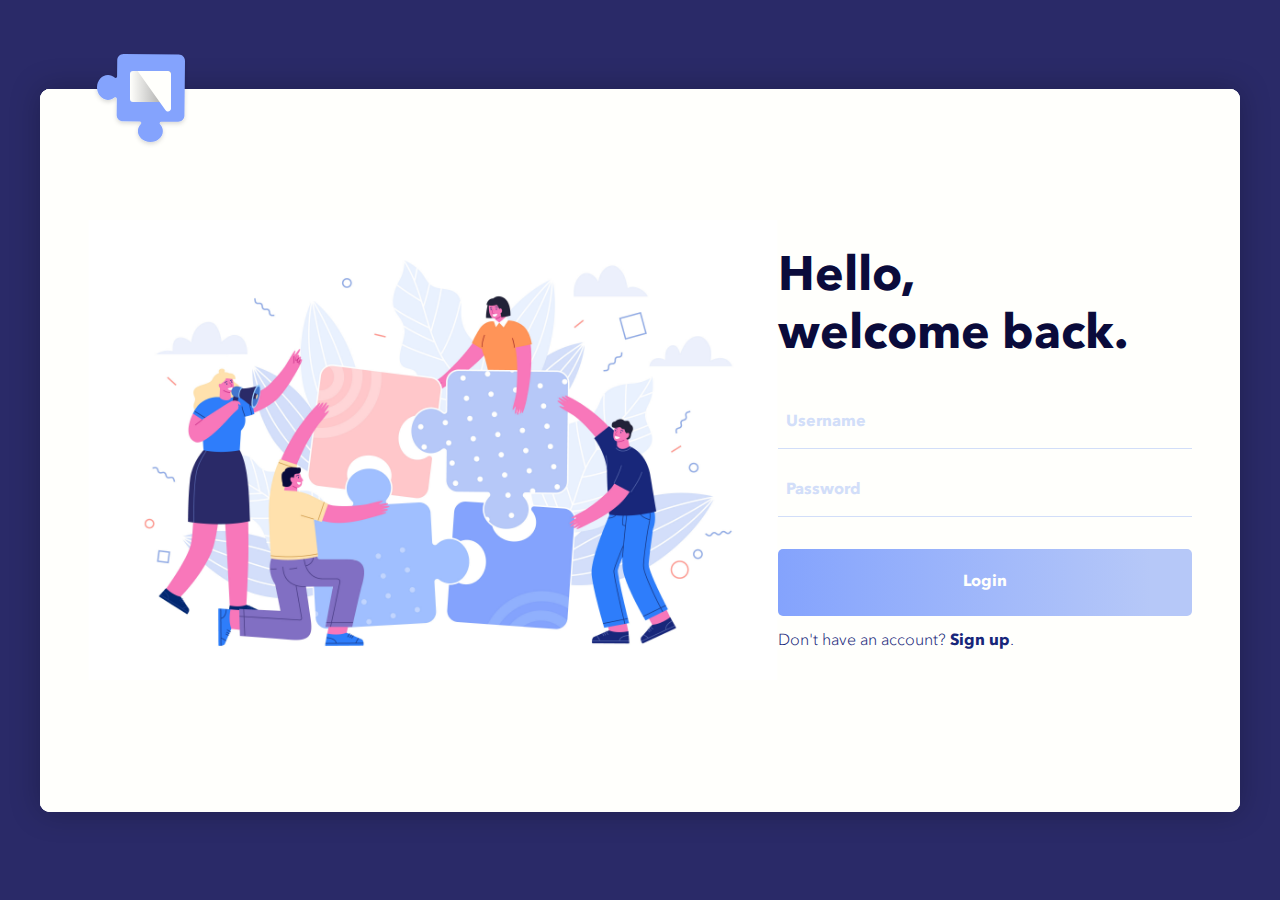
<file: Development/src/main/webapp/index.html>
<!DOCTYPE>
<html>
<head>
  <title>Chat</title>
  <script src="https://sdk.amazonaws.com/js/aws-sdk-2.357.0.min.js"></script>
  <link rel="stylesheet" href="css/style.css">
  <script src="js/aws-cred.js"></script>
</head>
<body>
<!-- A functional html code-->
<main id="main">
  <img class="logo" src="images/logo.svg" alt="Application logo">
  <div class="content signin">
    <img class="featured-image" src="images/hero-image.svg" alt="Hero Image">
    <div class="form">
      <h1 class="mb-3">Hello, <br>
        welcome back.</h1>
      <input id="username"
             data-type="username"
             type="text"
             placeholder="Username"
             required>
      <input id="password"
             data-type="password"
             type="password"
             placeholder="Password"
             required>
      <button type="button" class="button" value="Create an account" id="signin">Login</button>
      <p class="text-with-link">Don't have an account? <a href="signup.html">Sign up</a>.</p>
    </div>
  </div>
  <nav class="chat-toggle">
    <ul class="chat-toggle-menu">
      <li>
        <a id="userChat" href="userChat" class="chat-toggle-link user">Users</a>
      </li>
      <li>
        <a id="groupChat" href="userGroup" class="chat-toggle-link group">Groups</a>
      </li>
    </ul>
  </nav>
  <div class="update-links">
    <button id="update" class="edit-link user">Profile</button> |
    <button id="groups" class="edit-link group">Groups</button>
  </div>
  <div class="update">
    <div class="update-inner">
      <h2>Update your profile</h2>
      <form id="updateUser" class="form form--signup">
        <input disabled id="updateUsername"
               data-type="username"
               type="text"
               placeholder="Username"
               required>
        <input id="updatePassword"
               data-type="password"
               type="password"
               placeholder="Password"
               required>
        <input id="first"
               data-type="first_name"
               type="text"
               placeholder="First Name"
               required>
        <input id="last"
               data-type="last_name"
               type="text"
               placeholder="Last Name"
               required>
        <select name="language"
                data-type="language_preference"
                id="language">
          <option disabled selected>Choose a language</option>
          <option value="english">English</option>
          <option value="french">French</option>
          <option value="spanish">Spanish</option>
        </select>
        <button type="button" class="button button--signin" value="Create an account" id="updateBtn">Update profile</button>
        <button type="button" class="button button--delete" id="deleteUser">Delete profile</button>
      </form>
    </div>
  </div>
  <div class="groups">
    <div class="update-links">
      <button id="closeGroups" class="edit-link group">Close</button>
    </div>
    <div class="groups-inner">
      <h2>Manage Groups</h2>
      <div class="row">
        <input type="text"
               placeholder="Enter group name"
               id="groupName">
        <input type="text"
               placeholder="Enter group description"
               id="groupDescription">
        <button class="button" id="createGroup">Create Group</button>
      </div>
      <div class="row">
        <input type="text"
               placeholder="Enter group name"
               id="groupNameAddMember">
        <input type="text"
               placeholder="Enter username"
               id="member">
        <button class="button" id="addMemberClick">Add member</button>
      </div>
      <div class="row">
        <input type="text"
               placeholder="Enter group name"
               id="groupNameAddModerator">
        <input type="text"
               placeholder="Enter username"
               id="moderator">
        <button class="button" id="addModerator">Add Moderator</button>
      </div>
      <div class="row">
        <input type="text"
               placeholder="Enter group name"
               id="groupNameRemoveMember">
        <input type="text"
               placeholder="Enter username"
               id="removeMemberName">
        <button class="button" id="removeMember">Remove member</button>
      </div>
       <div class="row">
         <input type="text"
                class="form-control"
                placeholder="Parent group name"
                id="groupMergeA">
         <input type="text"
                class="form-control"
                placeholder="Child group name"
                id="groupMergeB">
         <button class="button" id="mergeGroup">Merge Group</button>
     </div>
      <div class="row">
        <input type="text"
               placeholder="Enter group name"
               id="groupNameRemoveModerator">
        <input type="text"
               placeholder="Enter username"
               id="deleteModeratorName">
        <button class="button" id="removeModerator">Delete Moderator</button>
      </div>
      <div class="row">
        <input type="text"
               placeholder="Enter group name"
               id="deleteGroupName" style="flex-basis: 67%;">
        <button class="button" id="deleteGroup">Delete Group</button>
      </div>
    </div>
  </div>
  <div class="messaging">
    <div id="recipients" class="recipients-list"></div>
    <div class="chat-window">
      <div class="chat-log" id="chat"></div>
      <form id="form">
        <label class="private-toggle">Set message to private
          <input type="checkbox" id="status" data-private="false">
          <span class="indicator"></span>
        </label>
        <input type="file" autocomplete="off" class="button button--signin button--file" id="file" placeholder="Upload a file"/>
        <input type="text" autocomplete="off" id="msg" placeholder="Type a message..."/>
        <input type="button" id="send" class="button button--submit" value="Send">
      </form>
    </div>
    <div class="thread-list">
      <button class="thread-close-btn">Close</button>
      <div id="threadChat"></div>
      <form id="formThread">
        <label class="private-toggle">Set message to private
          <input type="checkbox" id="threadStatus" data-private="false">
          <span class="indicator"></span>
        </label>
        <input type="text" autocomplete="off" id="threadMsg" placeholder="Type a message..."/>
        <input type="button" id="sendThread" class="button button--submit" value="Send">
      </form>
    </div>
  </div>
</main>

<script src="js/scripts.js"></script>
<script src="js/groups.js"></script>
<script src="js/app.js"></script>
</body>
</html>
</file>
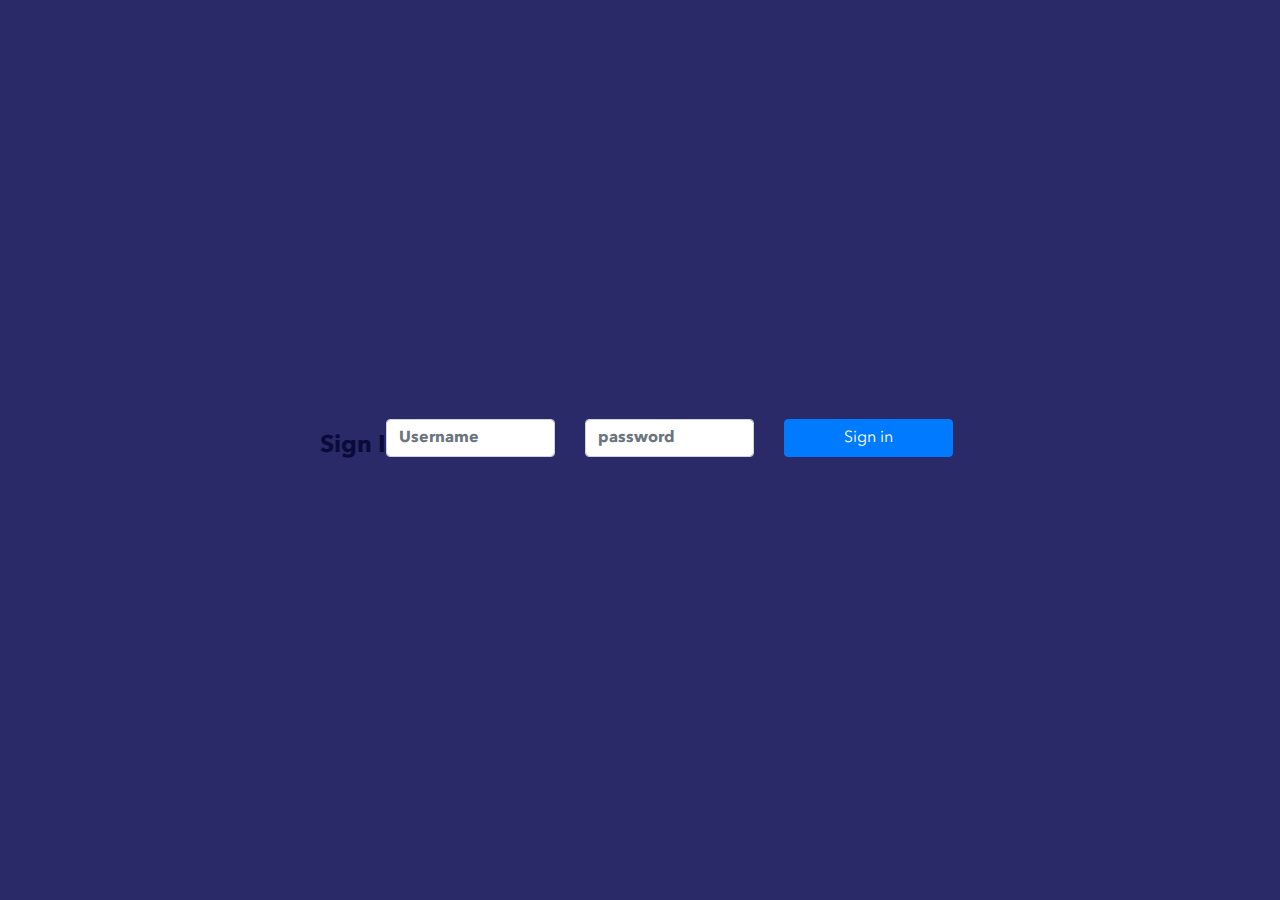
<file: Development/src/main/webapp/one-to-one.html>
<!DOCTYPE>
<html>
<head>
  <title>Chat</title>
  <link rel="stylesheet"
        href="https://stackpath.bootstrapcdn.com/bootstrap/4.5.0/css/bootstrap.min.css">
  <link rel="stylesheet" href="css/style.css">
  <script src="js/groups.js"></script>
</head>
<body>
<!-- A functional html code-->
<div class="row pl-3">
  <h4>Sign In</h4>
  <hr/>
</div>
<div class="row pr-2" id="content">
  <div class="col-md-4 mb-2">
    <input type="text" class="form-control" id="username" placeholder="Username"/>
  </div>
  <div class="col-md-4 mb-2">
    <input type="password" class="form-control" id="password" placeholder="password"/>
  </div>
  <div class="col-md-4 mb-2">
    <button type="button" class="btn btn-primary btn-block" id="connect">Sign in</button>
  </div>
</div>
<!-- <div class="row">
   <div class="chat" rows="10" cols="80" id="chat"></div>
 </div>
 <div class="row">
   <div class="col-md-8 pl-0 pb-3">
     <select class="form-control"
             name="type"
             data-type="type"
             id="type">
       <option value="broadcast">Broadcast</option>
       <option value="group">Group</option>
       <option value="user">User</option>
     </select>
   </div>
 </div>
 <div class="row">
   <div class="col-md-8 pl-0 pb-3">
     <input type="text" class="form-control" id="recipient" placeholder="Send a message to..."/>
   </div>
 </div>
 <div class="row">
   <div class="col-md-8 pl-0 pb-3">
     <input type="file" class="form-control" id="file" placeholder="Upload a file"/>
   </div>
   <div class="col-md-8 pl-0 pb-3">
     <input type="text" class="form-control" id="msg" placeholder="Message"/>
   </div>
   <div class="col-md-2">
     <button type="button" id="send" class="btn btn-primary btn-block">Send</button>
   </div>
 </div>-->
</body>
</html>
</file>
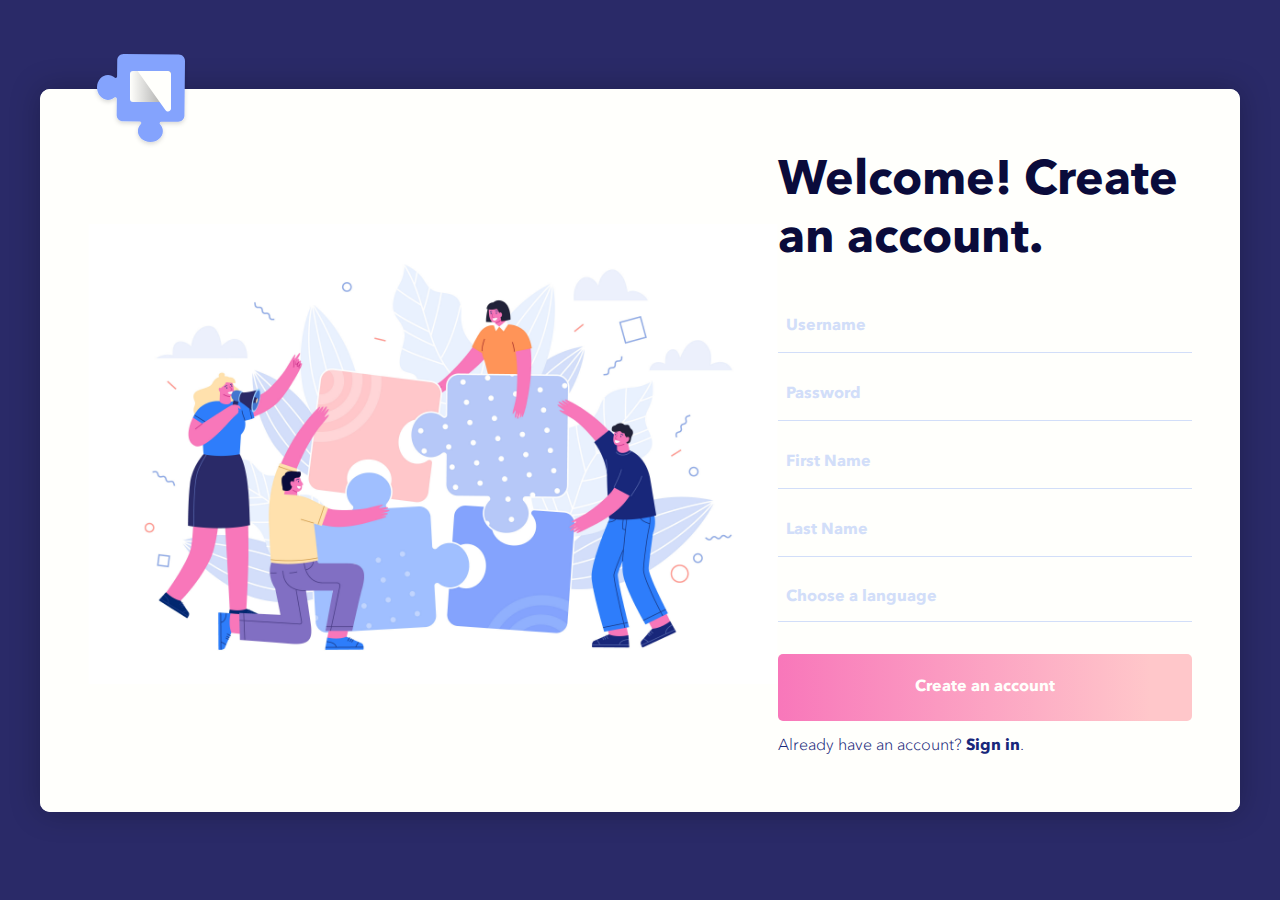
<file: Development/src/main/webapp/signup.html>
<!DOCTYPE>
<html>
<head>
  <title>Chat</title>
  <link rel="stylesheet" href="css/style.css">
</head>
<body>
  <main id="main">
    <img class="logo" src="images/logo.svg" alt="Application logo">
    <div class="content signup">
      <img src="images/hero-image.svg" alt="Hero Image">
      <div class="form form--signup">
        <h1>Welcome! Create an account.</h1>
        <input id="username"
               data-type="username"
               type="text"
               placeholder="Username"
               required>
        <input id="password"
               data-type="password"
               type="password"
               placeholder="Password"
               required>
        <input id="first"
               data-type="first_name"
               type="text"
               placeholder="First Name"
               required>
        <input id="last"
               data-type="last_name"
               type="text"
               placeholder="Last Name"
               required>
        <select name="language"
                data-type="language_preference"
                id="language">
          <option disabled selected>Choose a language</option>
          <option value="en">English</option>
          <option value="fr">French</option>
          <option value="sp">Spanish</option>
        </select>
        <button type="button" class="button button--signup" value="Create an account" id="signup">Create an account</button>
        <p class="text-with-link">Already have an account? <a href="index.html">Sign in</a>.</p>
      </div>
    </div>
  </main>
</body>

<script src="js/signup.js"></script>
</html>
</file>
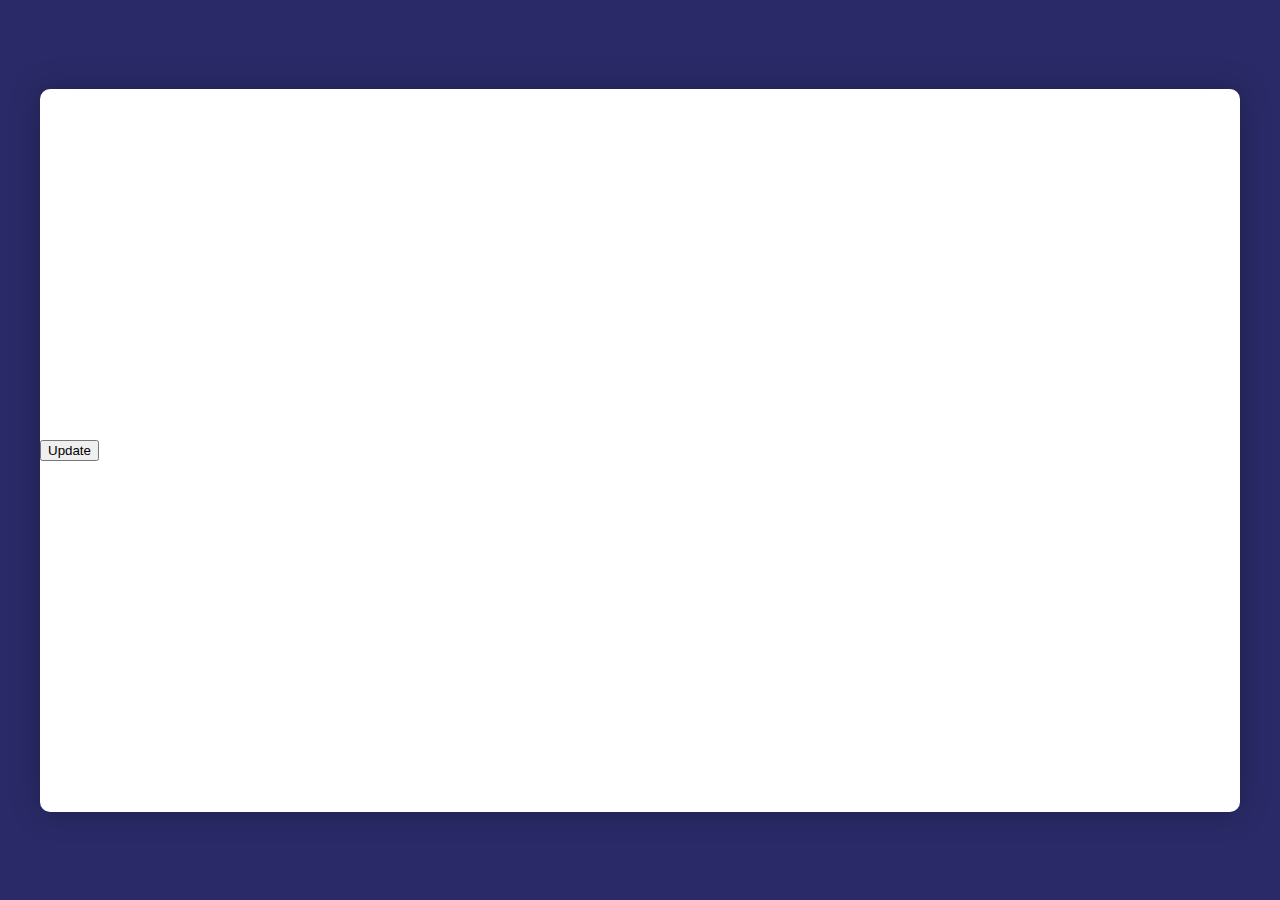
<file: Development/src/main/webapp/update.html>
<!DOCTYPE>
<html>
<head>
  <title>Chat</title>
  <link rel="stylesheet" href="css/style.css">
</head>
<body>
  <main id="main">
    <button id="update">Update</button>
    <div class="update">
      <div class="update-inner">
        <h2>Update your profile</h2>
        <div id="updateUser" class="form form--signup">
          <input disabled id="username"
                 data-type="username"
                 type="text"
                 placeholder="Username"
                 required>
          <input id="password"
                 data-type="password"
                 type="password"
                 placeholder="Password"
                 required>
          <input id="first"
                 data-type="first_name"
                 type="text"
                 placeholder="First Name"
                 required>
          <input id="last"
                 data-type="last_name"
                 type="text"
                 placeholder="Last Name"
                 required>
          <select name="language"
                  data-type="language_preference"
                  id="language">
            <option disabled selected>Choose a language</option>
            <option value="english">English</option>
            <option value="french">French</option>
            <option value="spanish">Spanish</option>
          </select>
          <button type="button" class="button button--signin" id="signup">Update profile</button>
          <button type="button" class="delete-profile" id="deleteUser">Delete profile</button>
        </div>
      </div>
    </div>
  </main>
</body>

<script src="js/update.js"></script>
</html>
</file>
<file: Development/src/main/webapp/css/style.css>
@font-face {
  font-family: 'Avenir';
  src: url('fonts/AvenirNextLTPro-Light.woff') format('woff'),
    url('fonts/AvenirNextLTPro-Light.woff2') format('woff2');
  font-weight: 300;
}

@font-face {
  font-family: 'Avenir';
  src: url('fonts/AvenirNextLTPro-Regular.woff') format('woff'),
      url('fonts/AvenirNextLTPro-Regular.woff2') format('woff2');
  font-weight: 400;
}

@font-face {
  font-family: 'Avenir';
  src: url('fonts/AvenirNextLTPro-Bold.woff') format('woff'),
    url('fonts/AvenirNextLTPro-Bold.woff2') format('woff2');
  font-weight: 700;
}

* {
  box-sizing: border-box;
  transition: all 0.4s ease-in;
}

body {
  align-items: center;
  background-color: #2A2A68;
  display: flex;
  font-family: 'Avenir', sans-serif;
  font-size: 1rem;
  height: 100vh;
  justify-content: center;
  margin: 0;
  padding: 0;
  width: 100vw;
}

main {
  align-items: center;
  background-color: #fffffc;
  background-color: #fff;
  border-radius: 10px;
  box-shadow: 0 0 30px rgba(0, 0, 0, 0.25);
  display: flex;
  max-width: 600px;
  height: 723px;
  min-width: 600px;
  position: relative;
}

@media only screen and (min-width: 1200px) {
  main {
    max-width: 1200px;
    min-width: 1200px;
  }
}

img {
  max-width: 100%;
}

p {
  color: #18277A;
}

input,
select {
  appearance: none;
  background-color: transparent;
  display: block;
  border: 0;
  border-bottom: 1px solid #D2DEF9;
  box-shadow: none;
  color: #84A3FD;
  font-family: 'Avenir', sans-serif;
  font-size: 1rem;
  font-weight: 700;
  margin: 0 0 1rem;
  padding: 1rem 0.5rem;
  width: 100%;
}

input:focus {
  border-color: #84A3FD;
  outline: none;
}

select,
input::placeholder {
  color: #D2DEF9;
  font-family: 'Avenir', sans-serif;
  font-size: 1rem;
  font-weight: 700;
}

@media only screen and (min-width: 1200px) {
  .content {
    align-items: center;
    display: grid;
    grid-template-columns: 1.25fr .75fr;
  }
}

h1,
h2,
h3,
h4,
h5,
h6 {
  color: #0A0B3B;
  font-weight: 700;
}

h1 {
  font-size: 3rem;
  margin: 1rem 0 2rem;
}

h2 {
  font-size: 2.5rem;
}

h3 {
  font-size: 2rem;
}

h5 {
  margin: 0 0 0.25rem;
}

@media only screen and (max-width: 1200px) {
  .featured-image {
    display: none;
  }
}

.logo {
  left: 3rem;
  position: absolute;
  top: -44px;
  z-index: 15;
}

.button {
  appearance: none;
  background-image: linear-gradient(to right, #84A3FD, #B6C8F8 90%);
  border: 0;
  border-radius: 5px;
  color: #fffffc;
  cursor: pointer;
  display: inline-block;
  font-family: 'Avenir', sans-serif;
  font-size: 1rem;
  font-weight: 700;
  margin: 1rem auto 0;
  padding: 1.5rem 3rem;
  width: 100%;
}

.button.button--signup {
  background-image: linear-gradient(to right, #F877BA, #FFC7CA 90%);
}

.signin,
.signup {
  background-color: #fffffc;
  border-radius: 10px;
  height: 100%;
  left: 0;
  padding: 3rem;
  position: absolute;
  width: 100%;
  z-index: 10;
}

.text a {
  font-weight: bold;
  text-decoration: underline;
}

.text-with-link {
  color: #18277A;
  font-weight: 300;
}

.text-with-link a {
  color: #18277A;
  font-weight: 700;
  text-decoration: none;
}

.alert {
  font-size: .92rem;
  font-weight: 300;
}

.messaging {
  background-color: #F8F8F7;
  height: 100%;
  width: 100%;
}

@media only screen and (min-width: 1200px) {
  .messaging {
    align-items: center;
    border-radius: 10px;
    display: flex;
    overflow: hidden;
  }
}

.chat-window {
  position: relative;
  width: 100%;
}

.messaging #form {
  background-color: #F8F8F7;
  left: 3rem;
  margin: 0;
  position: absolute;
  padding: 0 0 48px;
  width: calc(100% - 6rem);
}

/* Styles for threads */
.thread-list {
  background-color: #fffffc;
  display: none;
  height: 100%;
  padding-top: 78px;
  position: relative;
}

#threadChat {
  height: 523px;
  overflow: scroll;
}

#formThread {
  bottom: 2rem;
  left: 1rem;
  margin: 0;
  position: absolute;
  padding: 0 0 48px;
  width: calc(100% - 2rem);
}

.thread-list #threadMsg {
  background-color: #fffffc;
  border: solid 1px #f6f6f6;
  border-radius: 50px;
  color: #6E6E6E;
  font-weight: 400;
  height: 3rem;
  padding: 0.5rem 1rem;
  position: absolute;
  width: calc(100% - 54px);
}

.thread-close-btn {
  appearance: none;
  background-image: url('../images/icon-close.svg');
  background-position: center;
  background-size: 31px 31px;
  background-repeat: no-repeat;
  border: 0;
  box-shadow: none;
  cursor: pointer;
  display: block;
  font: 0/0 a;
  height: 31px;
  left: -31px;
  padding: 0;
  position: absolute;
  top: 58px;
  width: 31px;
  z-index: 9;
}

.thread-close-btn:focus {
  outline: none;
}

.thread-list #threadMsg::placeholder {
  color: #6E6E6E;
  font-weight: 400;
}

.chat-log {
  border-radius: 10px;
  font-size: 1rem;
  overflow: scroll;
  padding: 0 3rem 1rem 3rem;
  height: 523px;
  width: 100%;
}

.alert-user-is-online {
  animation: 4s ease-in-out 0s 1 forwards slide-in;
  background-color: #B6C8F8;
  border-radius: 25px;
  color: #0A0B3B;
  font-weight: 300;
  opacity: 0;
  padding: 0.75rem 1.5rem 0.75rem 1.5rem;
  position: fixed;
  right: calc((100vw - 600px)/2);
  top: 1rem;
  transform: translateX(50%);
}

@media only screen and (min-width: 1200px) {
  .alert-user-is-online {
    right: calc((100vw - 1200px)/2);
  }
}

.alert-user-is-online::after {
  background-color: #F877BA;
  border-radius: 100%;
  content: '';
  display: inline-block;
  height: 9px;
  margin-left: 0.5rem;
  width: 9px;
}

@keyframes slide-in {
  25% {
    opacity: 1;
    transform: translateX(0);
  }
  85% {
    opacity: 1;
    transform: translateX(0);
  }
  100% {
    opacity: 0;
    transform: translateX(0);
  }
}

/* Style message form */
.messaging #msg {
  background-color: #fffffc;
  border: 0;
  border-radius: 50px;
  color: #6E6E6E;
  font-weight: 400;
  height: 3rem;
  padding-left: 2rem;
  position: absolute;
  width: calc(100% - 128px);
}

.messaging #msg:focus {
  border: 0;
}

.messaging #msg::placeholder {
  color: #6E6E6E;
  font-weight: 400;
}

.button.button--submit,
.button.button--file {
  background-image: url('../images/icon-send.svg');
  background-position: center;
  background-size: 44px 44px;
  background-repeat: no-repeat;
  border-radius: 100%;
  bottom: 0;
  color: rgba(0,0,0,0);
  display: inline-block;
  height: 44px;
  margin: 0 0 0;
  padding: 0;
  position: absolute;
  right: 0;
  width: 44px;
  z-index: 1;
}

.button.button--file {
  appearance: none;
  background-image: url('../images/icon-file.svg');
  padding: 3rem 0 0;
  position: absolute;
  right: 64px;
  z-index: 1;
}
/* Style message private toggle */
.private-toggle {
  color: #6E6E6E;
  display: inline-block;
  font-size: 14px;
  margin: 0 0 0.5rem;
  position: relative;
  width: 180px;
  z-index: 1;
}

.private-toggle .indicator {
  background-color: #B6C9F8;
  border-radius: 16px;
  display: inline-block;
  height: 16px;
  margin: 0;
  position: absolute;
  right: 0;
  top: calc((100% - 16px)/2);
  width: 30px;
  z-index: -1;
}

.private-toggle input {
  appearance: none;
  height: 16px;
  margin: 0;
  position: absolute;
  right: 0;
  top: 0;
  visibility: hidden;
  width: 29px;
}

.private-toggle .indicator::after {
  background-color: #fffffc;
  border-radius: 100%;
  content: '';
  display: block;
  height: 14px;
  margin: 0;
  position: absolute;
  right: 14px;
  top: calc((100% - 14px)/2);
  transition: transform 0.2s ease-in;
  width: 14px;
}

.private-toggle input:checked + .indicator {
  background-color: #FF9458;
}

.private-toggle input:checked + .indicator::after {
  transform: translateX(13px);
}

/* Style message item */
.message-item {
  clear: both;
  color: #6E6E6E;
  float: left;
  margin: 0 0 1rem;
  max-width: 284px;
  position: relative;
}

.message-item.sent-by-user {
  float: right;
}

.message-item[data-private='true'] {
  -webkit-user-select: none;
  -khtml-user-select: none;
  -moz-user-select: none;
  -ms-user-select: none;
  -o-user-select: none;
  user-select: none;
}

.message-item.sent-by-user .message-item-content {
  background-color: #EDF0FC;
}

.message-item .date {
  display: block;
  font-size: 0.75rem;
  margin: 0.25rem 0 0;
}

.message-item .date,
.message-item h5 {
  margin-left: 10px;
}

.message-item-content {
  background-color: #fffffc;
  border-radius: 10px;
  padding: 1rem;
}

.message-icon {
  appearance: none;
  background-image: url('../images/icon-send.svg');
  background-position: center;
  background-size: 24px 24px;
  background-repeat: no-repeat;
  border: 0;
  border-radius: 100%;
  box-shadow: none;
  color: rgba(0,0,0,0);
  cursor: pointer;
  display: inline-block;
  font: 0/0 a;
  height: 24px;
  opacity: 0;
  position: absolute;
  right: -34px;
  top: calc((100% - 24px)/2);
  transform: translateX(-12px);
  width: 24px;
  z-index: 1;
}

.message-item .message-delete {
  right: -68px;
}

.message-item.sent-by-user .message-icon {
  left: -34px;
  right: auto;
  transform: translateX(12px);
}

.message-item.sent-by-user .message-delete {
  left: -63px;
  right: auto;
}

.message-item.sent-by-user:hover .message-delete,
.message-item:hover .message-thread {
  opacity: 1;
  transform: none;
}

.message-icon:focus {
  outline: none;
}

.message-icon.message-delete {
  background-image: url('../images/icon-delete.svg');
}

.message-icon.message-thread {
  background-image: url('../images/icon-thread.svg');
}


.thread-list .message-icon {
  display: none;
}

.thread-list .message-item,
.thread-list .message-item.sent-by-user {
  background-color: #fffffc;
  border-bottom: solid 1px #f6f6f6;
  float: none;
  padding: 0 0 1rem;
  width: 100%;
}

.thread-list .message-item-content,
.thread-list .message-item.sent-by-user .message-item-content {
  background-color: #fffffc;
  border-radius: 0;
  padding: 0 10px 10px;
}

/* Style message toggle bar */
.chat-toggle {
  background-color: #fffffc;
  border-top-left-radius: 10px;
  border-top-right-radius: 10px;
  position: absolute;
  right: 0;
  top: 0;
  z-index: 5;
  width: 100%;
}

.chat-toggle-menu {
  list-style-type: none;
  margin: 0;
  padding: 0 0 .75rem;
  text-align: center;
}

.chat-toggle-menu li {
  display: inline-block;
}

.chat-toggle-link {
  background-position: center;
  background-repeat: no-repeat;
  background-size: 30px 30px;
  display: block;
  height: 30px;
  font: 0/0 a;
  padding: 0 1.5rem;
  width: 33px;
}

.chat-toggle-link.user {
  background-image: url('../images/icon-users.svg');
}

.chat-toggle-link.group {
  background-image: url('../images/icon-groups.svg');
}

/* Styles for receivers list */
.recipients-list {
  background-color: #fffffc;
  padding: 58px 0 0;
  height: 100%;
  width: 370px;
}

.user-item {
  appearance: none;
  background-color: #fffffc;
  border: 0;
  border-bottom: solid 1px #f6f6f6;
  box-shadow: none;
  color: #0A0B3B;
  cursor: pointer;
  display: block;
  font-family: 'Avenir', sans-serif;
  font-size: 1rem;
  font-weight: 700;
  padding: 1rem 0 1rem 2rem;
  position: relative;
  text-align: left;
  width: 100%;
}

.user-item:focus {
  outline: none;
}

.user-item::before {
  background-color: #84a3fd;
  border-radius: 100%;
  content: '';
  display: inline-block;
  height: 7px;
  left: 1rem;
  margin-right: 0.5rem;
  position: absolute;
  top: calc((100% - 7px)/2);
  width: 7px;
}

/* Styles for update form */
.update,
.groups {
  background-color: #fffffc;
  border-radius: 10px;
  display: none;
  height: 100%;
  left: 0;
  position: absolute;
  top: 0;
  width: 100%;
  z-index: 12;
}

.update-inner,
.groups-inner {
  margin: 0 auto;
}

.update h2,
.groups h2 {
  background-image: url('../images/icon-puzzle.svg');
  background-position: left;
  background-size: contain;
  background-repeat: no-repeat;
  padding: 3rem 0 3rem 7rem;
}

.update .form {
  margin: 0 auto;
  max-width: 400px;
}

.groups-inner {
  margin: 0 auto;
  max-width: 700px;
}

.groups-inner input {
  flex-basis: 30%;
  margin: 0 1rem 0 0;
}

.groups .row {
  display: flex;
  justify-content: space-between;
  margin: 0 0 0.5rem;
}

.groups .row .button {
  background-image: none;
  background-color: #fffffc;
  color: #0A0B3B;
  flex-basis: 180px;
  margin: 0;
  padding: 0;
  text-align: left;
  white-space: nowrap;
}

.groups .row .button:hover {
  color: #84A3FD;
}

.groups .row .button:focus {
  outline: none;
}

.update .button--signin {
  width: auto;
}

.update-links {
  appearance: none;
  background-color: #fffffc;
  border: 0;
  box-shadow: 0;
  color: #84A3FD;
  cursor: pointer;
  font-size: 14px;
  font-weight: 700;
  position: absolute;
  right: 2rem;
  text-transform: uppercase;
  top: 1.5rem;
  z-index: 9;
}

.edit-link {
  appearance: none;
  background-color: #fffffc;
  border: 0;
  box-shadow: 0;
  color: #84A3FD;
  cursor: pointer;
  font-size: 14px;
  font-weight: 700;
  text-transform: uppercase;
  z-index: 9;
}

.edit-link:hover {
  text-decoration: underline;
}

.edit-link:focus {
  outline: none;
}

.button--delete {
  background-image: none;
  background-color: #fffffc;
  color: #0A0B3B;
  padding-left: 2rem;
  padding-right: 2rem;
  width: auto;
}

.button--delete:hover {
  text-decoration: underline;
}

.edit-profile:focus {
  outline: none;
}

#updateUsername {
  color: #D2DEF9;
}
</file>
